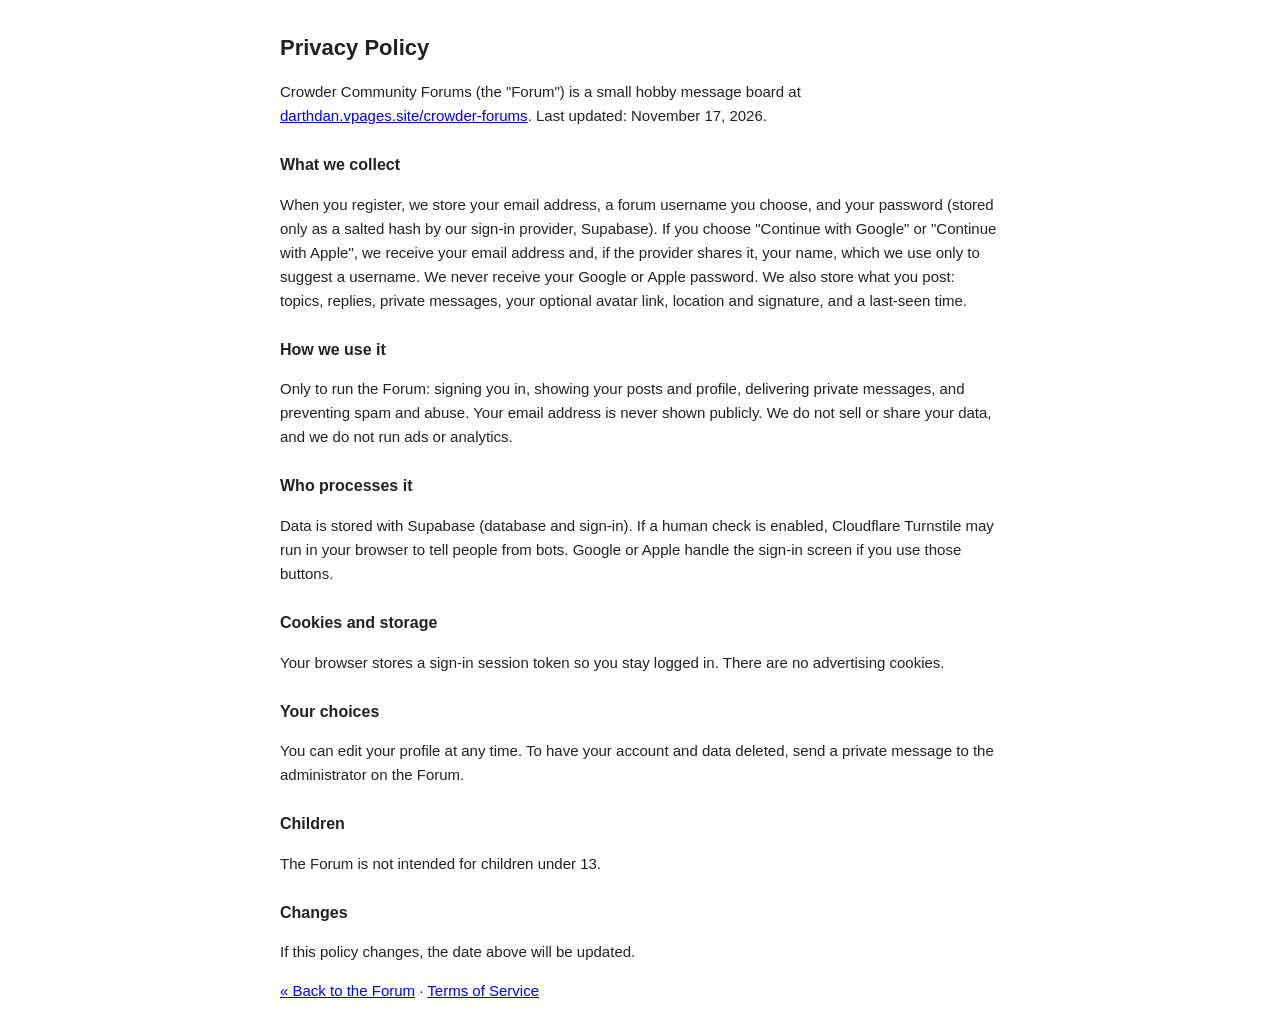
<file: privacy.html>
<!doctype html>
<html lang="en"><head><meta charset="utf-8"><meta name="viewport" content="width=device-width,initial-scale=1">
<title>Privacy Policy - Crowder Community Forums</title>
<style>body{font:15px/1.6 Verdana,Arial,sans-serif;max-width:720px;margin:30px auto;padding:0 16px;color:#222}h1{font-size:22px}h2{font-size:16px;margin-top:24px}</style></head><body>
<h1>Privacy Policy</h1>
<p>Crowder Community Forums (the "Forum") is a small hobby message board at <a href="https://darthdan.vpages.site/crowder-forums/">darthdan.vpages.site/crowder-forums</a>. Last updated: November 17, 2026.</p>
<h2>What we collect</h2>
<p>When you register, we store your email address, a forum username you choose, and your password (stored only as a salted hash by our sign-in provider, Supabase). If you choose "Continue with Google" or "Continue with Apple", we receive your email address and, if the provider shares it, your name, which we use only to suggest a username. We never receive your Google or Apple password. We also store what you post: topics, replies, private messages, your optional avatar link, location and signature, and a last-seen time.</p>
<h2>How we use it</h2>
<p>Only to run the Forum: signing you in, showing your posts and profile, delivering private messages, and preventing spam and abuse. Your email address is never shown publicly. We do not sell or share your data, and we do not run ads or analytics.</p>
<h2>Who processes it</h2>
<p>Data is stored with Supabase (database and sign-in). If a human check is enabled, Cloudflare Turnstile may run in your browser to tell people from bots. Google or Apple handle the sign-in screen if you use those buttons.</p>
<h2>Cookies and storage</h2>
<p>Your browser stores a sign-in session token so you stay logged in. There are no advertising cookies.</p>
<h2>Your choices</h2>
<p>You can edit your profile at any time. To have your account and data deleted, send a private message to the administrator on the Forum.</p>
<h2>Children</h2>
<p>The Forum is not intended for children under 13.</p>
<h2>Changes</h2>
<p>If this policy changes, the date above will be updated.</p>
<p><a href="./">&laquo; Back to the Forum</a> &middot; <a href="terms.html">Terms of Service</a></p>
</body></html>
</file>
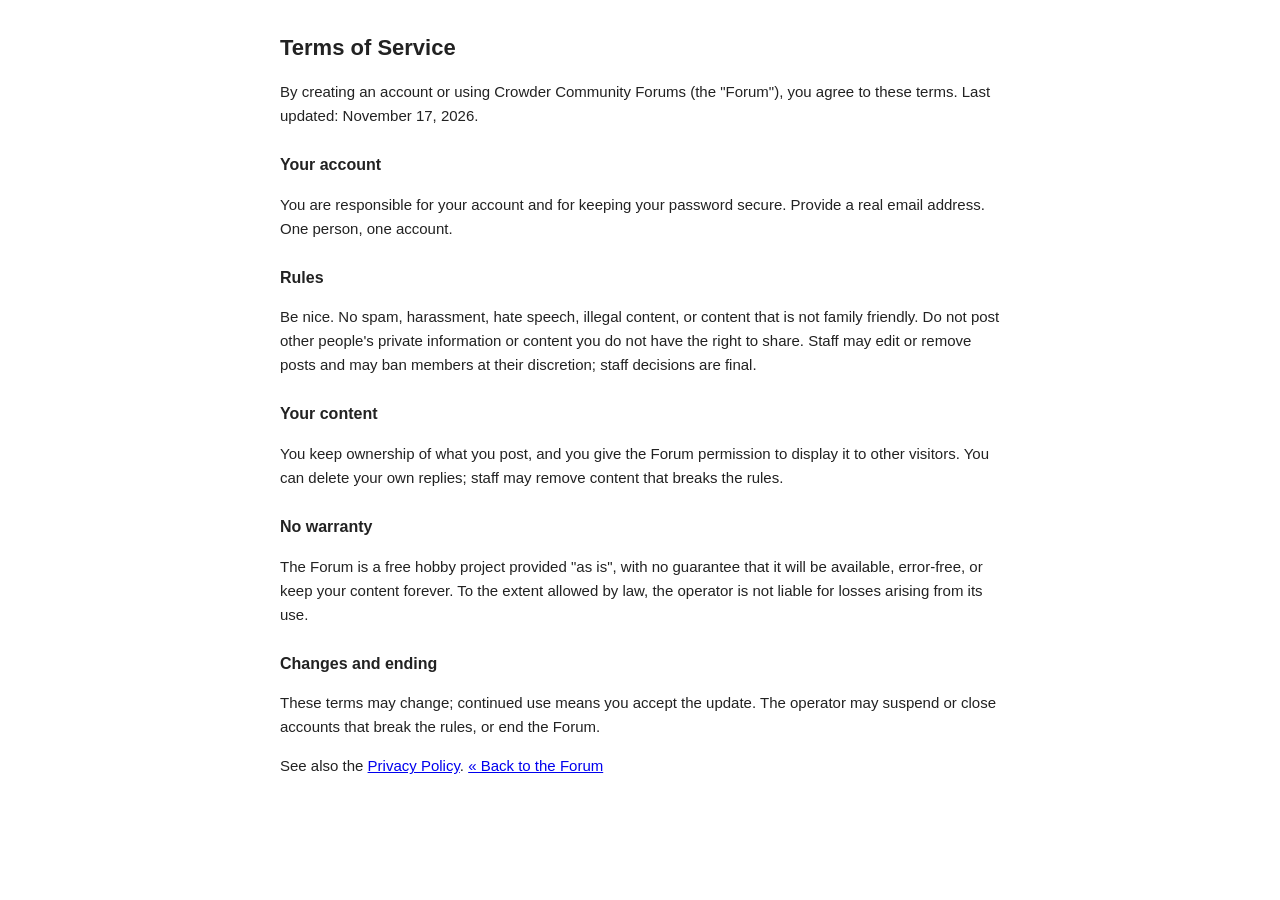
<file: terms.html>
<!doctype html>
<html lang="en"><head><meta charset="utf-8"><meta name="viewport" content="width=device-width,initial-scale=1">
<title>Terms of Service - Crowder Community Forums</title>
<style>body{font:15px/1.6 Verdana,Arial,sans-serif;max-width:720px;margin:30px auto;padding:0 16px;color:#222}h1{font-size:22px}h2{font-size:16px;margin-top:24px}</style></head><body>
<h1>Terms of Service</h1>
<p>By creating an account or using Crowder Community Forums (the "Forum"), you agree to these terms. Last updated: November 17, 2026.</p>
<h2>Your account</h2>
<p>You are responsible for your account and for keeping your password secure. Provide a real email address. One person, one account.</p>
<h2>Rules</h2>
<p>Be nice. No spam, harassment, hate speech, illegal content, or content that is not family friendly. Do not post other people's private information or content you do not have the right to share. Staff may edit or remove posts and may ban members at their discretion; staff decisions are final.</p>
<h2>Your content</h2>
<p>You keep ownership of what you post, and you give the Forum permission to display it to other visitors. You can delete your own replies; staff may remove content that breaks the rules.</p>
<h2>No warranty</h2>
<p>The Forum is a free hobby project provided "as is", with no guarantee that it will be available, error-free, or keep your content forever. To the extent allowed by law, the operator is not liable for losses arising from its use.</p>
<h2>Changes and ending</h2>
<p>These terms may change; continued use means you accept the update. The operator may suspend or close accounts that break the rules, or end the Forum.</p>
<p>See also the <a href="privacy.html">Privacy Policy</a>. <a href="./">&laquo; Back to the Forum</a></p>
</body></html>
</file>
